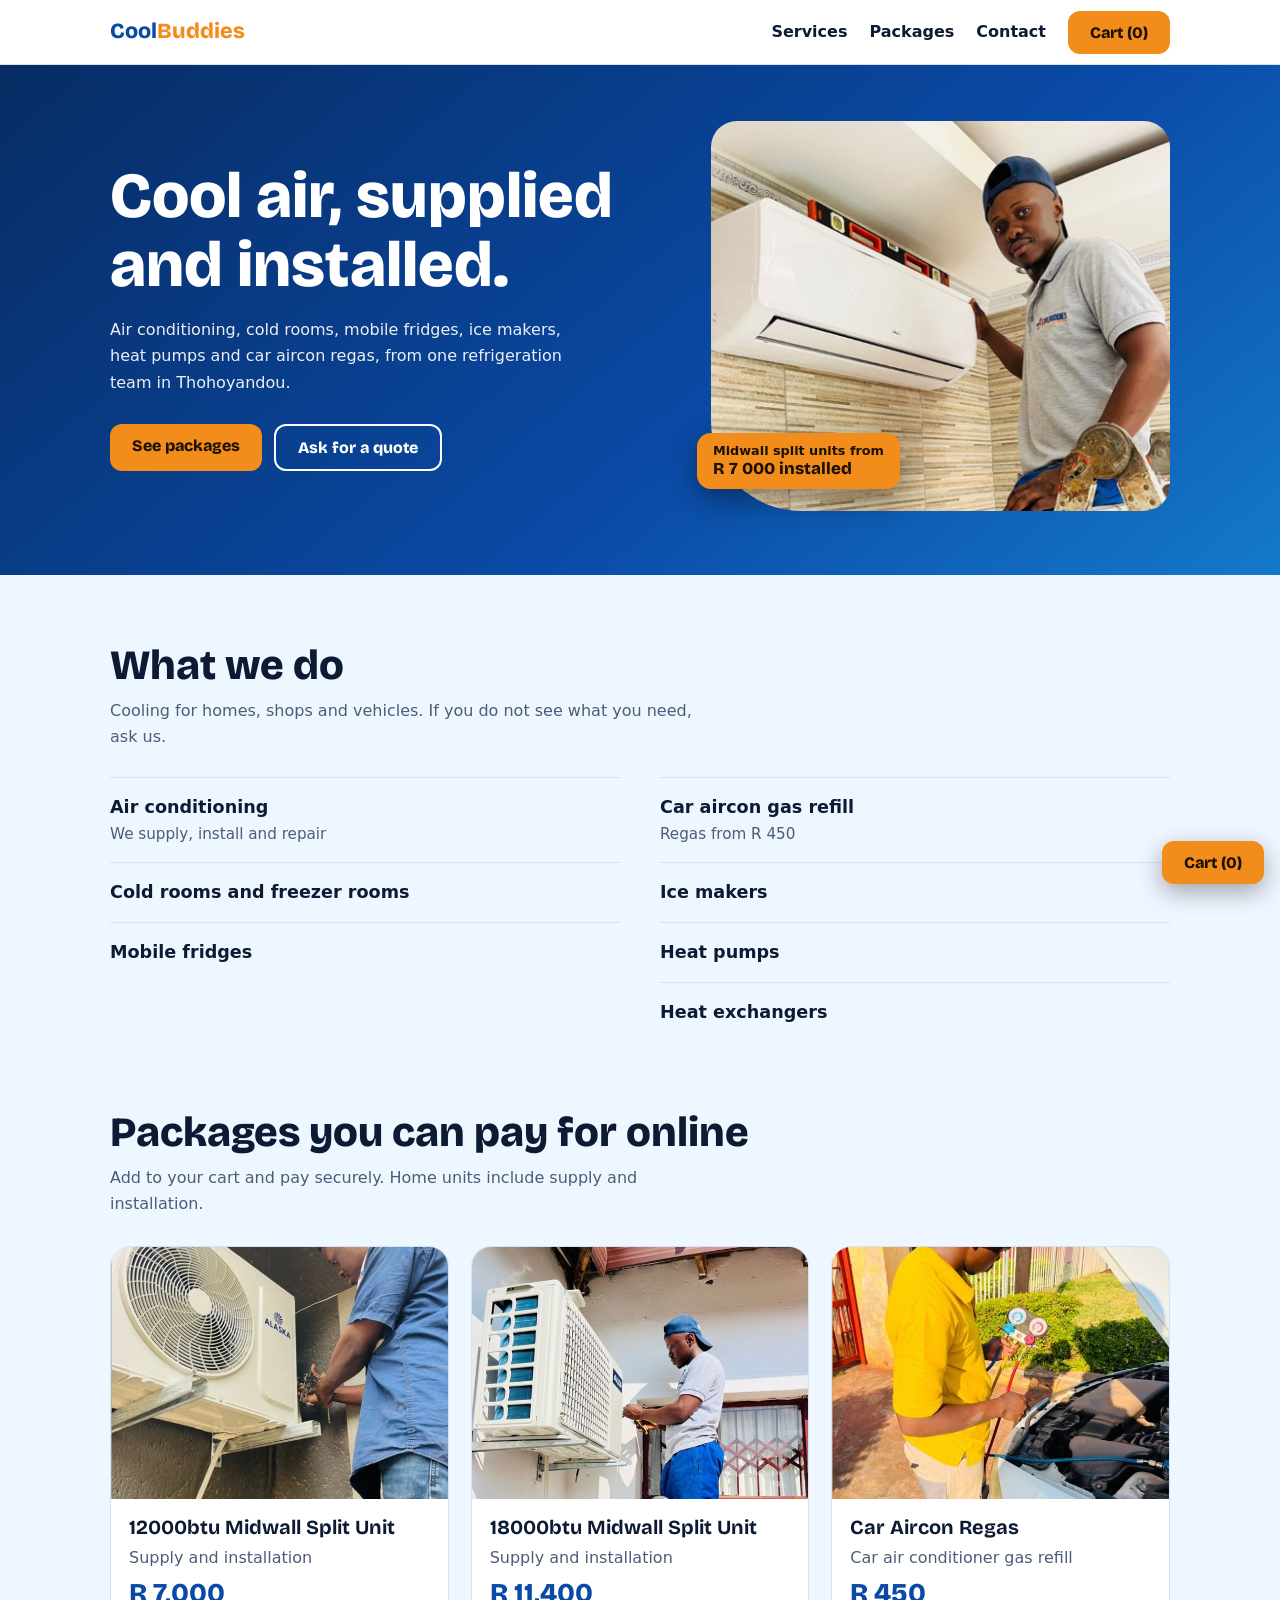
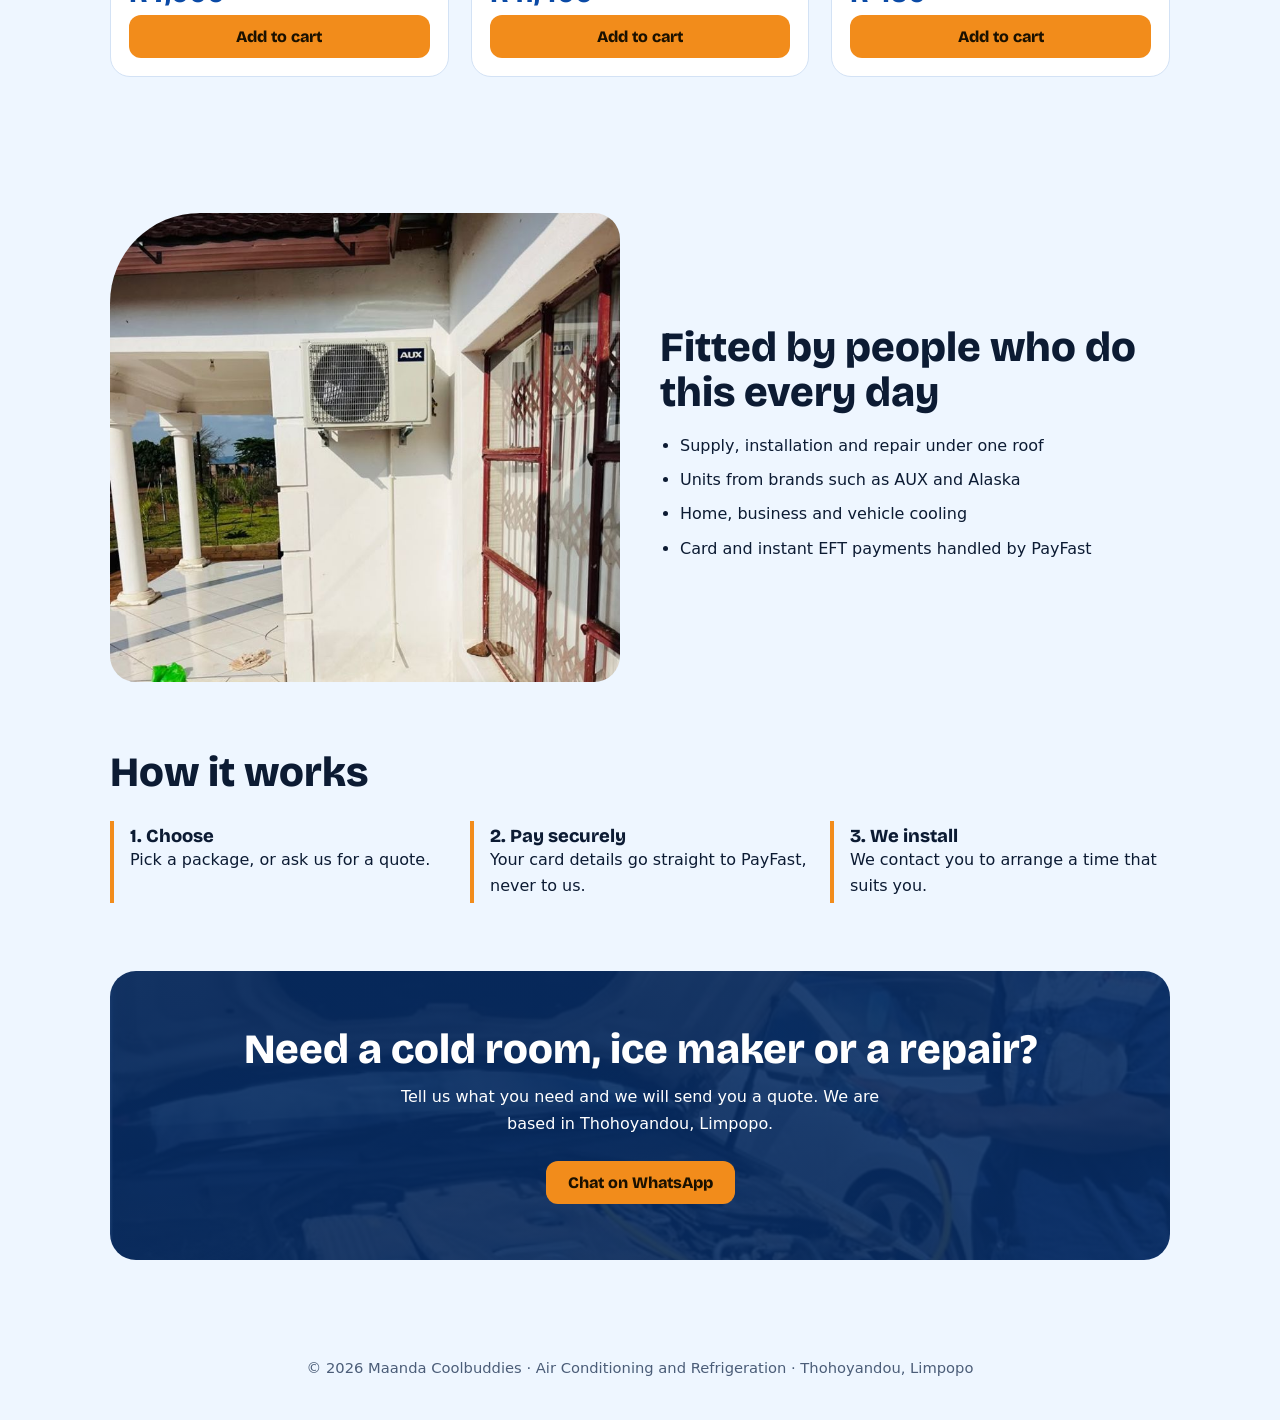
<file: CoolBuddies/frontend/index.html>
<!doctype html>
<html lang="en"><head><meta charset="utf-8">
<meta name="viewport" content="width=device-width, initial-scale=1, viewport-fit=cover">
<title>CoolBuddies | Air Conditioning &amp; Refrigeration</title>
<meta name="description" content="Supply, installation and repair of air conditioners, cold rooms, mobile fridges, ice makers, heat pumps and car aircon regas.">
<link rel="preconnect" href="https://fonts.googleapis.com">
<link href="https://fonts.googleapis.com/css2?family=Bricolage+Grotesque:wght@600;800&display=swap" rel="stylesheet">
<link rel="stylesheet" href="css/styles.css"></head><body>
<div id="bn" role="status"></div>
<header><div class="w"><nav>
<a class="logo" href="#top">Cool<i>Buddies</i></a>
<div class="links"><a href="#services">Services</a><a href="#packages">Packages</a><a href="#contact">Contact</a><button class="btn" id="open" type="button">Cart (<span id="n">0</span>)</button></div>
</nav></div></header>
<main id="top">
<div class="hero"><div class="w">
<div><h1>Cool air, supplied and installed.</h1>
<p>Air conditioning, cold rooms, mobile fridges, ice makers, heat pumps and car aircon regas, from one refrigeration team in Thohoyandou.</p>
<div class="bt"><a class="btn" href="#packages">See packages</a><a class="btn o" href="#contact">Ask for a quote</a></div></div>
<div class="ph"><img src="images/hero.jpg" alt="CoolBuddies technician fitting a split air conditioner indoors"><div class="tag"><small>Midwall split units from</small>R 7 000 installed</div></div>
</div></div>

<section id="services"><div class="w"><h2>What we do</h2>
<p class="sub">Cooling for homes, shops and vehicles. If you do not see what you need, ask us.</p>
<ul class="sv">
<li>Air conditioning<span>We supply, install and repair</span></li>
<li>Cold rooms and freezer rooms</li>
<li>Mobile fridges</li>
<li>Car aircon gas refill<span>Regas from R 450</span></li>
<li>Ice makers</li><li>Heat pumps</li><li>Heat exchangers</li>
</ul></div></section>

<section id="packages" style="padding-top:0"><div class="w"><h2>Packages you can pay for online</h2>
<p class="sub">Add to your cart and pay securely. Home units include supply and installation.</p>
<div class="g" id="prods"></div></div></section>

<section><div class="w why"><img src="images/why.jpg" alt="Outdoor air conditioner unit mounted on a house wall" loading="lazy">
<div><h2>Fitted by people who do this every day</h2>
<ul><li>Supply, installation and repair under one roof</li><li>Units from brands such as AUX and Alaska</li><li>Home, business and vehicle cooling</li><li>Card and instant EFT payments handled by PayFast</li></ul></div></div></section>

<section style="padding-top:0"><div class="w"><h2>How it works</h2>
<div class="st"><div><b>1. Choose</b>Pick a package, or ask us for a quote.</div><div><b>2. Pay securely</b>Your card details go straight to PayFast, never to us.</div><div><b>3. We install</b>We contact you to arrange a time that suits you.</div></div></div></section>

<section id="contact" style="padding-top:0"><div class="w"><div class="cta"><h2>Need a cold room, ice maker or a repair?</h2>
<p>Tell us what you need and we will send you a quote. We are based in Thohoyandou, Limpopo.</p>
<a class="btn" id="wa" href="#" hidden>Chat on WhatsApp</a></div></div></section>
</main>
<footer>© 2026 Maanda Coolbuddies · Air Conditioning and Refrigeration · Thohoyandou, Limpopo</footer>
<button class="btn fab" id="fab" type="button">Cart (<span id="n2">0</span>)</button>

<dialog id="co"><h3>Your cart</h3><ul id="lines"></ul>
<div class="tot"><span>Total</span><span id="tot">R 0</span></div>
<form id="f"><label for="fn">First name</label><input id="fn" name="firstName" required maxlength="60" autocomplete="given-name">
<label for="ln">Last name</label><input id="ln" name="lastName" required maxlength="60" autocomplete="family-name">
<label for="em">Email</label><input id="em" name="email" type="email" required maxlength="120" autocomplete="email">
<label for="ph">Phone</label><input id="ph" name="phone" type="tel" required maxlength="20" pattern="[0-9+ ]{9,20}" autocomplete="tel">
<label for="ad">Installation address</label><input id="ad" name="address" maxlength="250" autocomplete="street-address">
<label for="nt">Notes</label><textarea id="nt" name="notes" rows="2" maxlength="500"></textarea>
<button class="btn" id="pay" type="submit">Pay securely with PayFast</button> <button class="btn o" id="x" type="button">Keep browsing</button>
<p id="msg" role="alert"></p><p class="note">Payments are processed by PayFast. We never see or store your card details.</p></form></dialog>

<script src="js/app.js"></script></body></html>
</file>
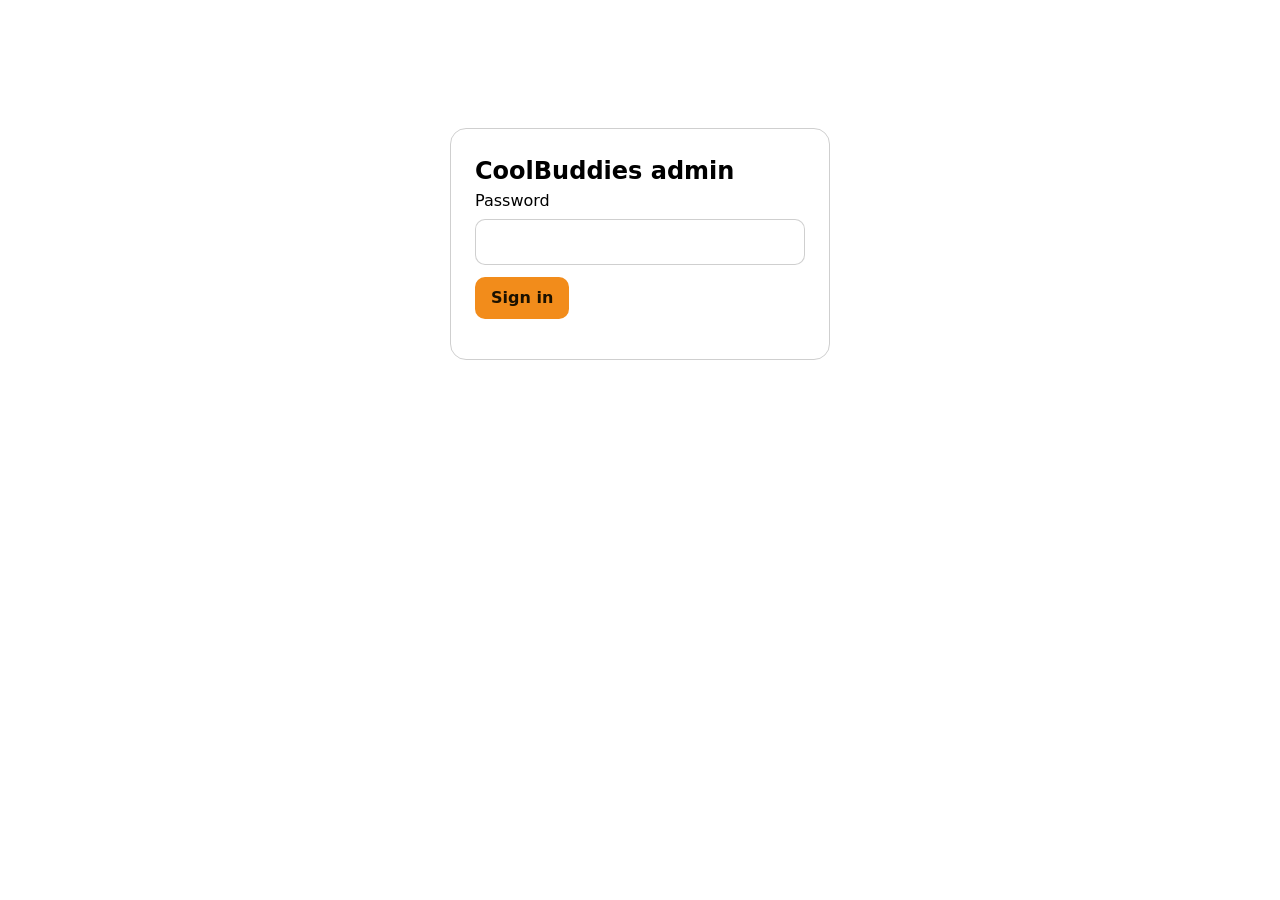
<file: CoolBuddies/frontend/admin.html>
<!doctype html>
<html lang="en"><head><meta charset="utf-8">
<meta name="viewport" content="width=device-width, initial-scale=1">
<meta name="robots" content="noindex, nofollow">
<title>CoolBuddies orders</title>
<style>
:root{color-scheme:light dark;--or:#f28c1b}
*{box-sizing:border-box}
body{margin:0;font:16px/1.5 system-ui,-apple-system,"Segoe UI",sans-serif;background:Canvas;color:CanvasText}
.w{max-width:1100px;margin:auto;padding:20px}
h1{font-size:1.5rem;margin:0}
.bar{display:flex;gap:10px;flex-wrap:wrap;align-items:center;justify-content:space-between;margin-bottom:14px}
button{font:inherit;font-weight:700;border:0;border-radius:10px;padding:9px 16px;cursor:pointer;background:var(--or);color:#1b1100}
button.o{background:transparent;color:inherit;border:1px solid #8886}
button.on{outline:2px solid CanvasText}
:focus-visible{outline:3px solid var(--or);outline-offset:2px}
input{font:inherit;padding:10px 12px;border:1px solid #8886;border-radius:10px;background:Field;color:FieldText;width:100%;margin:6px 0 12px}
.card{max-width:380px;margin:12vh auto;padding:24px;border:1px solid #8886;border-radius:16px}
.t{overflow-x:auto}table{width:100%;border-collapse:collapse}
th,td{text-align:left;padding:10px 8px;border-bottom:1px solid #8884;vertical-align:top}
.m{font-size:.88rem;opacity:.75}
.b{padding:2px 10px;border-radius:99px;font-size:.85rem;font-weight:700;border:1px solid currentColor}
.Paid{color:#1a8f4a}.Pending{color:#b7791f}.Failed{color:#d4351c}
#err,#err2{color:#d4351c;font-weight:600}
</style></head><body><div class="w">
<div id="login" class="card"><h1>CoolBuddies admin</h1>
<form id="lf"><label for="pw">Password</label>
<input id="pw" type="password" autocomplete="current-password" required>
<button type="submit">Sign in</button><p id="err" role="alert"></p></form></div>

<div id="app" hidden>
<div class="bar"><h1>Orders</h1><div><button class="o" id="rf" type="button">Refresh</button> <button class="o" id="so" type="button">Sign out</button></div></div>
<div class="bar"><div id="fl"><button class="o on" type="button" data-s="">All</button> <button class="o" type="button" data-s="Paid">Paid</button> <button class="o" type="button" data-s="Pending">Pending</button> <button class="o" type="button" data-s="Failed">Failed</button></div><span id="sum" class="m"></span></div>
<p id="err2" role="alert"></p>
<div class="t"><table><thead><tr><th>Order</th><th>Customer</th><th>Items</th><th>Total</th><th>Status</th></tr></thead><tbody id="tb"></tbody></table></div>
</div></div>
<script>
const API=""; // same address as CONFIG.API in js/app.js, e.g. https://api.example.com
let token="",cur="";
const $=s=>document.querySelector(s),R=n=>"R "+Number(n).toLocaleString("en-ZA");
function el(tag,text,cls){const e=document.createElement(tag);if(text!=null)e.textContent=text;if(cls)e.className=cls;return e}
async function api(path,opt={}){
  const r=await fetch(API+path,{...opt,headers:{"Content-Type":"application/json",...(token?{Authorization:"Bearer "+token}:{})}});
  if(r.status===401&&token){out();throw new Error("Your session ended. Sign in again.")}
  if(!r.ok)throw new Error(r.status===429?"Too many attempts. Wait a minute and try again.":"Request failed.");
  return r.json()}
function out(){token="";$("#app").hidden=true;$("#login").hidden=false;$("#tb").replaceChildren()}
function draw(rows){
  const tb=$("#tb");tb.replaceChildren();let paid=0,sum=0;
  for(const o of rows){
    if(o.status==="Paid"){paid++;sum+=o.total}
    const tr=document.createElement("tr"),a=el("td"),b=el("td"),c=el("td"),d=el("td",R(o.total)),e=el("td");
    a.append(el("b","#"+o.id),el("div",new Date(o.createdAt+"Z").toLocaleString("en-ZA"),"m"));
    b.append(el("b",o.customer),el("div",o.phone,"m"),el("div",o.email,"m"));
    if(o.address)b.append(el("div",o.address,"m"));
    if(o.notes)b.append(el("div","Notes: "+o.notes,"m"));
    c.textContent=o.items||"";
    e.append(el("span",o.status,"b "+o.status));
    tr.append(a,b,c,d,e);tb.append(tr)}
  $("#sum").textContent=rows.length?`${rows.length} shown, ${paid} paid, ${R(sum)} paid total`:"No orders yet."}
async function load(s=cur){cur=s;$("#err2").textContent="";
  document.querySelectorAll("[data-s]").forEach(b=>b.classList.toggle("on",b.dataset.s===s));
  try{draw(await api("/api/admin/orders"+(s?"?status="+s:"")))}catch(x){$("#err2").textContent=x.message}}
$("#lf").onsubmit=async e=>{e.preventDefault();$("#err").textContent="";
  try{const d=await api("/api/admin/login",{method:"POST",body:JSON.stringify({password:$("#pw").value})});
    token=d.token;$("#pw").value="";$("#login").hidden=true;$("#app").hidden=false;load("")}
  catch(x){$("#err").textContent=x.message==="Request failed."?"Sign in failed. Check the password.":x.message}};
$("#fl").onclick=e=>{const b=e.target.closest("button");if(b)load(b.dataset.s)};
$("#rf").onclick=()=>load();$("#so").onclick=out;
</script></body></html>
</file>
<file: CoolBuddies/frontend/css/styles.css>
:root{--bg:#eef6ff;--fg:#0c1b33;--mut:#4b5d78;--card:#fff;--line:#d3e2f5;--blue:#0a4aa6;--or:#f28c1b;box-sizing:border-box;padding-top:env(safe-area-inset-top,0px);padding-bottom:env(safe-area-inset-bottom,0px);color-scheme:light}
@media(prefers-color-scheme:dark){:root:not([data-theme="light"]){--bg:#07111e;--fg:#e8f0fb;--mut:#9db1cc;--card:#0e1c30;--line:#1c3150;--blue:#5aa5ff;color-scheme:dark}}
:root[data-theme="dark"]{--bg:#07111e;--fg:#e8f0fb;--mut:#9db1cc;--card:#0e1c30;--line:#1c3150;--blue:#5aa5ff;color-scheme:dark}
*{box-sizing:border-box;margin:0}
html{scroll-behavior:smooth;scroll-padding-top:calc(72px + env(safe-area-inset-top,0px))}
body{font:16px/1.65 system-ui,-apple-system,"Segoe UI",Roboto,sans-serif;background:var(--bg);color:var(--fg)}
body::before{content:"";position:fixed;inset:0 0 auto;height:env(safe-area-inset-top,0px);background:var(--card);z-index:30}
h1,h2,h3,.logo{font-family:"Bricolage Grotesque",system-ui,sans-serif;line-height:1.08}
:focus-visible{outline:3px solid var(--or);outline-offset:2px}
header{position:sticky;top:env(safe-area-inset-top,0px);z-index:20;background:var(--card);border-bottom:1px solid var(--line)}
.w{max-width:1100px;margin:auto;padding:0 20px}
nav{display:flex;align-items:center;justify-content:space-between;gap:14px;height:64px}
.logo{font-size:1.35rem;font-weight:800;color:var(--blue);text-decoration:none}
.logo i{font-style:normal;color:var(--or)}
.links{display:flex;gap:22px;align-items:center}.links a{color:var(--fg);text-decoration:none;font-weight:600}
.btn{display:inline-block;border:0;border-radius:12px;padding:12px 22px;font:800 1rem "Bricolage Grotesque",system-ui,sans-serif;cursor:pointer;text-decoration:none;background:var(--or);color:#1b1100}
.btn.o{background:transparent;color:inherit;border:2px solid currentColor}
#bn{display:none;background:var(--or);color:#1b1100;text-align:center;padding:10px;font-weight:700}
.hero{background:linear-gradient(140deg,#072c63,#0a4aa6 60%,#1479c9);color:#fff;padding:56px 0 64px}
.hero .w{display:grid;grid-template-columns:1.1fr .9fr;gap:40px;align-items:center}
.hero h1{font-size:clamp(2.4rem,5.4vw,4rem);font-weight:800}
.hero p{margin:18px 0 28px;max-width:46ch;opacity:.92}
.hero .bt{display:flex;gap:12px;flex-wrap:wrap}
.ph{position:relative}.ph img{width:100%;aspect-ratio:4/3.4;object-fit:cover;border-radius:26px 26px 26px 90px;display:block}
.tag{position:absolute;left:-14px;bottom:22px;background:var(--or);color:#1b1100;border-radius:14px;padding:10px 16px;font:800 1.05rem "Bricolage Grotesque",system-ui,sans-serif;box-shadow:0 10px 30px #0006}
.tag small{display:block;font:600 .8rem system-ui,sans-serif}
section{padding:68px 0}
h2{font-size:clamp(1.8rem,3.6vw,2.6rem);font-weight:800;margin-bottom:10px}
.sub{color:var(--mut);max-width:60ch}
.sv{list-style:none;padding:0;margin-top:26px;columns:2 300px;column-gap:40px}
.sv li{break-inside:avoid;padding:15px 0;border-top:1px solid var(--line);font-weight:700;font-size:1.1rem}
.sv span{display:block;font-weight:400;color:var(--mut);font-size:.95rem}
.g{display:grid;grid-template-columns:repeat(auto-fit,minmax(270px,1fr));gap:22px;margin-top:28px}
.c{background:var(--card);border:1px solid var(--line);border-radius:20px;overflow:hidden;display:flex;flex-direction:column}
.c img{width:100%;aspect-ratio:4/3;object-fit:cover;display:block}
.pb{padding:18px;display:flex;flex-direction:column;gap:6px;flex:1}.pb h3{font-size:1.25rem}
.price{color:var(--blue);font:800 1.7rem "Bricolage Grotesque",system-ui,sans-serif;margin-top:auto}
.why{display:grid;grid-template-columns:1fr 1fr;gap:40px;align-items:center}
.why img{width:100%;border-radius:90px 26px 26px 26px;display:block}
.why ul{margin-top:18px;padding-left:20px}.why li{margin:8px 0}
.st{display:grid;grid-template-columns:repeat(auto-fit,minmax(220px,1fr));gap:20px;margin-top:26px}
.st div{border-left:4px solid var(--or);padding:4px 0 4px 16px}.st b{font:800 1.15rem "Bricolage Grotesque",system-ui,sans-serif;display:block}
.cta{background:linear-gradient(#072c63e6,#072c63e6),url("../images/cta.jpg") center/cover;color:#fff;border-radius:26px;padding:56px 24px;text-align:center}
.cta p{margin:12px auto 24px;max-width:52ch}
footer{padding:28px 0 40px;color:var(--mut);text-align:center;font-size:.92rem}
.fab{position:fixed;right:16px;bottom:calc(16px + env(safe-area-inset-bottom,0px));z-index:25;box-shadow:0 8px 24px #0005}
dialog{border:0;border-radius:20px;padding:22px;width:min(520px,calc(100vw - 24px));background:var(--card);color:var(--fg);max-height:92vh}
dialog::backdrop{background:#000b}
dialog h3{font-size:1.5rem;margin-bottom:10px}
#lines{list-style:none;padding:0}#lines li{display:flex;justify-content:space-between;gap:10px;padding:9px 0;border-bottom:1px solid var(--line)}
#lines button{border:1px solid var(--line);background:var(--bg);color:var(--fg);border-radius:8px;width:28px;height:28px;cursor:pointer}
.tot{display:flex;justify-content:space-between;font-weight:800;font-size:1.2rem;margin:12px 0}
input,textarea{width:100%;padding:11px 12px;margin:4px 0 10px;border:1px solid var(--line);border-radius:10px;background:var(--bg);color:var(--fg);font:inherit}
label{font-weight:600;font-size:.92rem}.note{color:var(--mut);font-size:.88rem;margin-top:10px}#msg{color:#d4351c;font-weight:600;margin-top:8px}
@media(max-width:800px){.hero .w,.why{grid-template-columns:1fr}.links a{display:none}.tag{left:10px}}
@media(prefers-reduced-motion:reduce){html{scroll-behavior:auto}}
</file>
